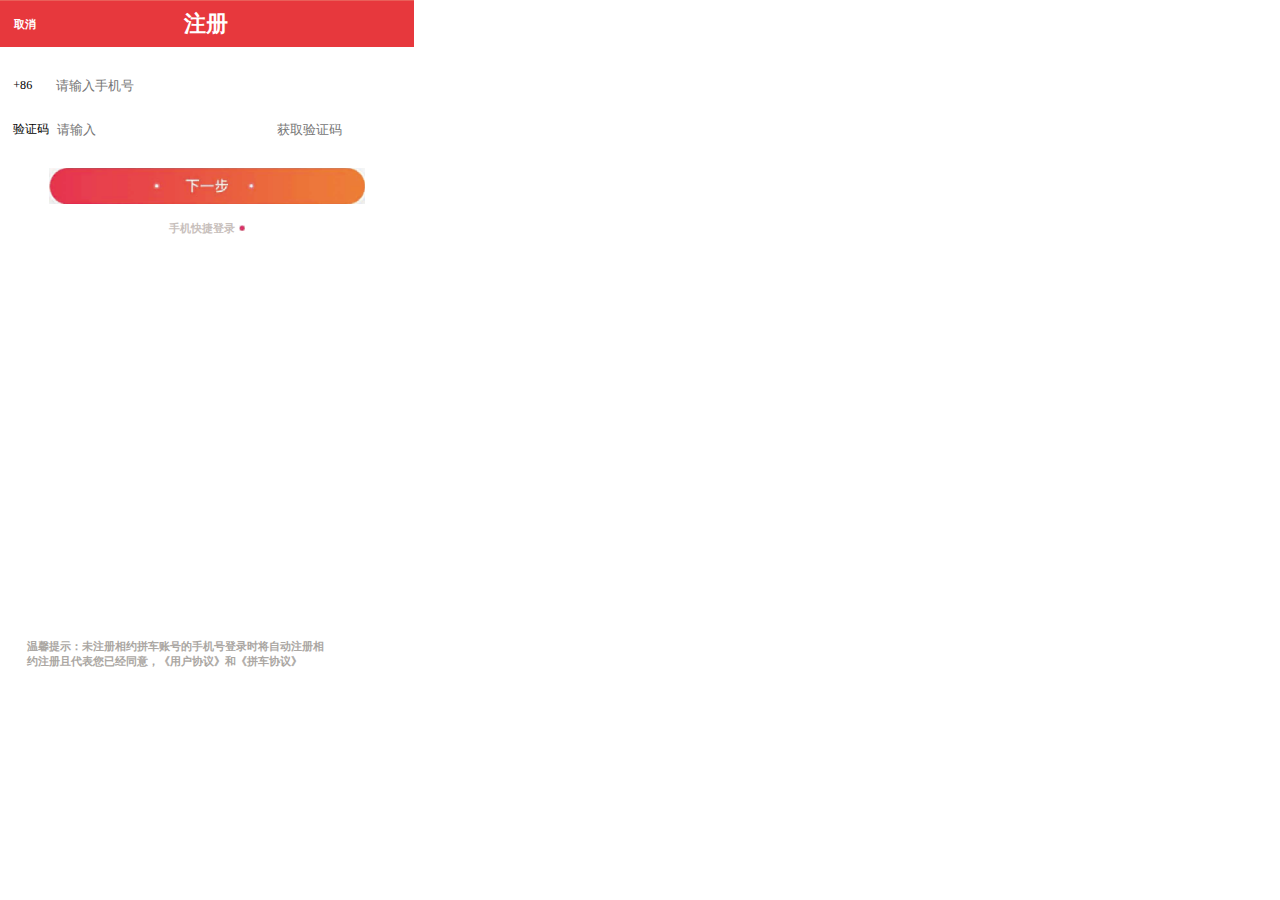
<file: index.html>
<!DOCTYPE html>
<html lang="en">
<head>
	<meta charset="UTF-8">
	<meta name="viewport" content="width=device-width, initial-scale=1.0,maximum-scale=1.0,minimum-scale=1.0, user-scalable=0"> <!-- 禁止用户设置字体大小 -->
	<title>注册</title>
	<link rel="stylesheet" href="css/media.css" class="">
	<link rel="stylesheet" href="css/public.css" class="">
	<link rel="stylesheet" href="css/index.css">
</head>
	<div class="box">
		<div class="head">
			<h1 class="quxiao">取消</h1>
			<h1 class="mimadenglu">注册</h1>
		</div>

		<div class="neirong1">
			<a href="" class="shoujihao">+86</a>
			<div class="bukong"></div>
			<input type="text" placeholder="  请输入手机号" class="shoujishuru">
			<div class="bukong"></div>
		</div>

		<div class="neirong1 mima">
			<a href="" class="shoujihao">验证码</a>
			<input type="text" placeholder="  请输入                                                 获取验证码" class="shoujishuru mimashuru">
		</div>

		<div class="denglu">
			<a href="denglu.html">
				<img src="img/images/下一步.png" alt="" class="denglutu">
			</a>
		</div>

		<div class="denglujian">
			<h1 class="kuaijie">手机快捷登录</h1>
			<img src="img/images/diandian_03.png" alt="" class="xiaodian">
		</div>
		
		<div class="dibuwenzi">
			<h1 class="wenxintishi">温馨提示：未注册相约拼车账号的手机号登录时将自动注册相<br>约注册且代表您已经同意，《用户协议》和《拼车协议》
			</h1>
		</div>
		
		
	</div>


</html>
</file>
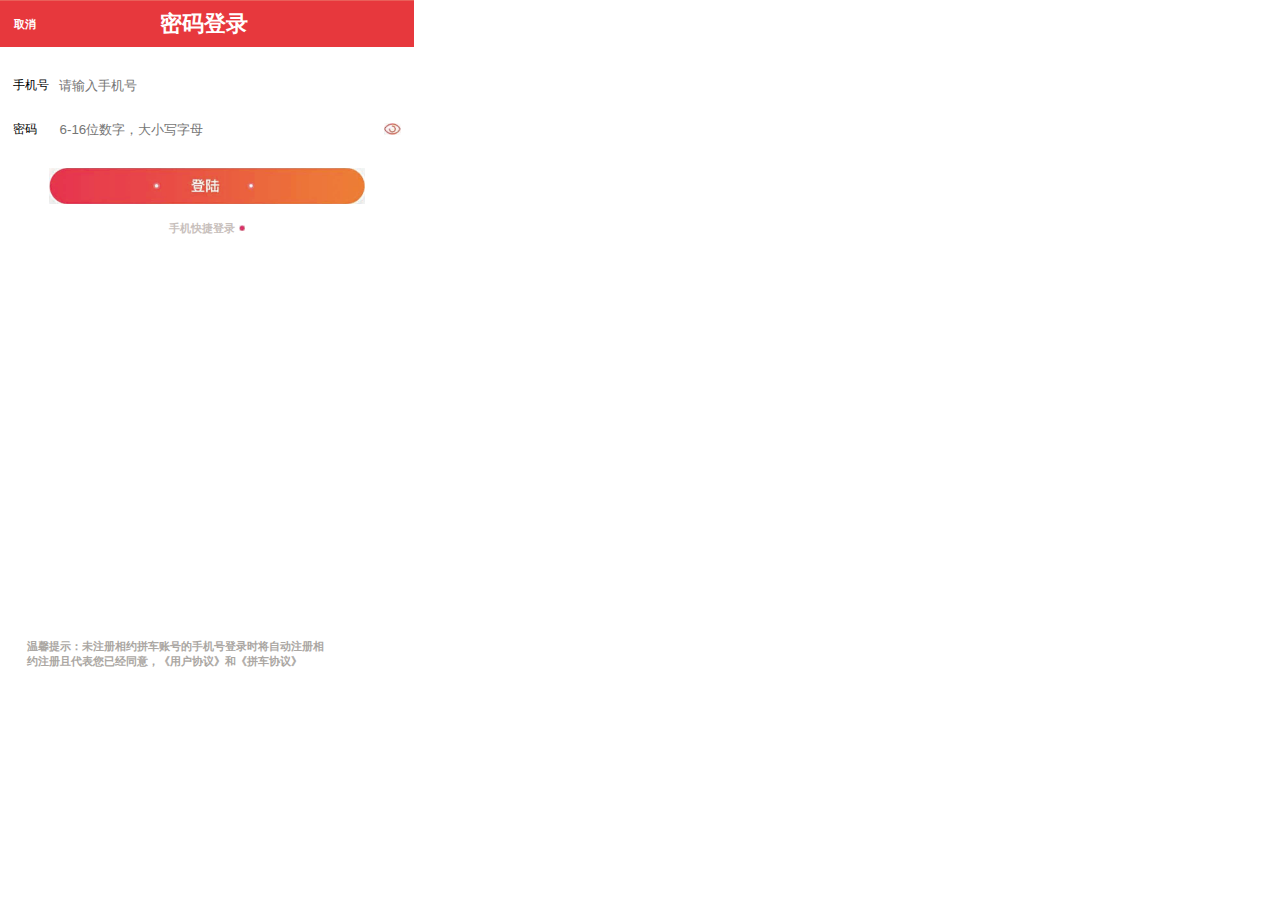
<file: denglu.html>
<!DOCTYPE html>
<html lang="en">
<head>
	<meta charset="UTF-8">
	<meta name="viewport" content="width=device-width, initial-scale=1.0,maximum-scale=1.0,minimum-scale=1.0, user-scalable=0"> <!-- 禁止用户设置字体大小 -->
	<title>密码登录</title>
	<link rel="stylesheet" href="css/media.css" class="">
	<link rel="stylesheet" href="css/public.css" class="">
	<link rel="stylesheet" href="css/denglu.css">
</head>
	<div class="box">
		<div class="head">
			<h1 class="quxiao">取消</h1>
			<h1 class="mimadenglu">密码登录</h1>
		</div>

		<div class="neirong1">
			<a href="" class="shoujihao">手机号</a>
			<input type="text" placeholder="  请输入手机号" class="shoujishuru">
			<div class="bukong"></div>
		</div>

		<div class="neirong1 mima">
			<a href="" class="shoujihao">密码</a>
			<div class="kong"></div>
			<input type="text" placeholder="  6-16位数字，大小写字母" class="shoujishuru mimashuru">
			<img src="img/images/流程-2_03.png" alt="" class="yanjin">
		</div>

		<div class="denglu">
			<a href="shouye.html">
				<img src="img/images/denglu.png" alt="" class="denglutu">
			</a>
		</div>

		<div class="denglujian">
			<h1 class="kuaijie">手机快捷登录</h1>
			<img src="img/images/diandian_03.png" alt="" class="xiaodian">
		</div>
		
		<div class="dibuwenzi">
			<h1 class="wenxintishi">温馨提示：未注册相约拼车账号的手机号登录时将自动注册相<br>约注册且代表您已经同意，《用户协议》和《拼车协议》
			</h1>
		</div>
		
		
	</div>


</html>
</file>
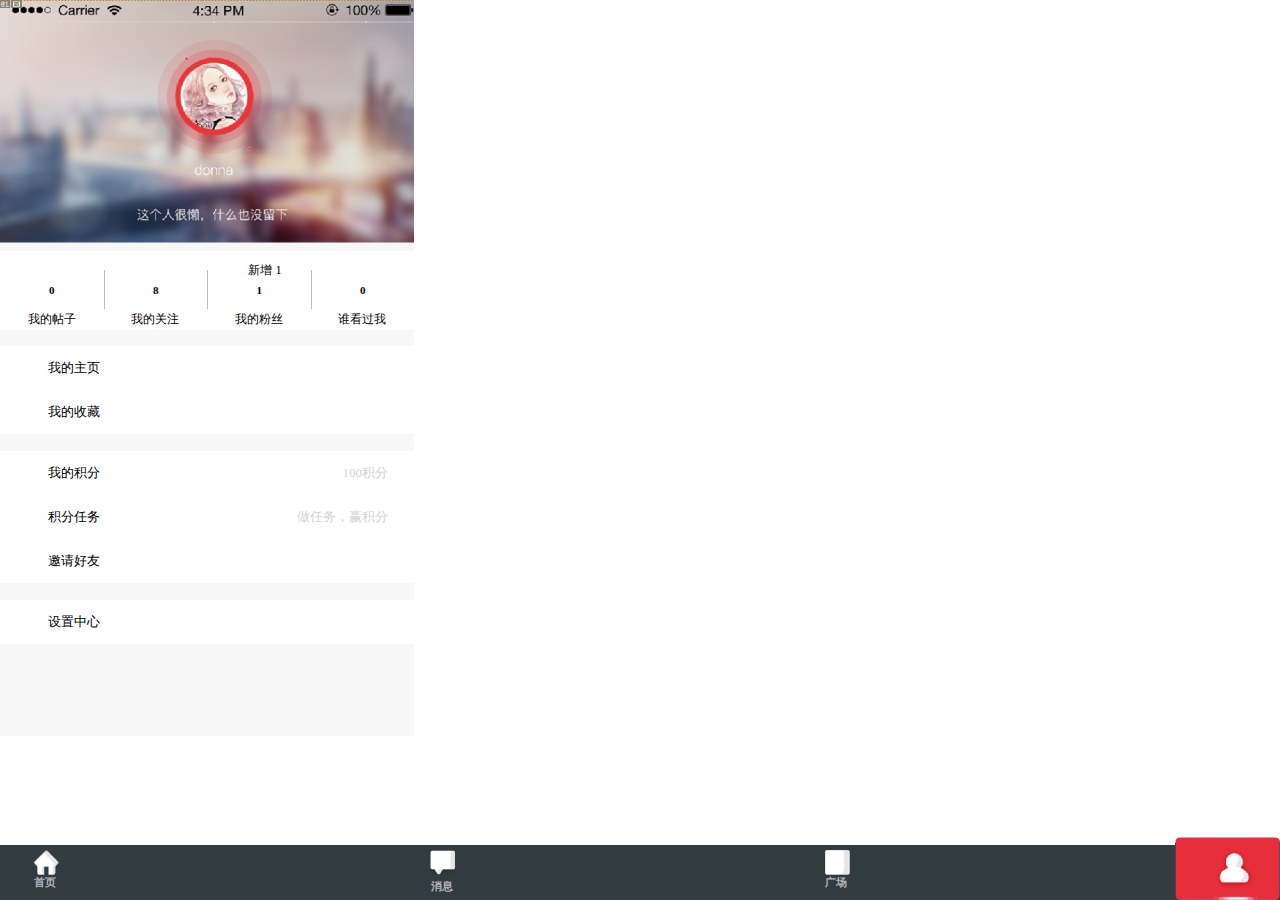
<file: gerenzhongxin.html>
<!DOCTYPE html>
<html lang="en">
<head>
	<meta charset="UTF-8">
	<title>个人中心</title>
	<meta charset="UTF-8">
	<meta name="viewport" content="width=device-width, initial-scale=1.0,maximum-scale=1.0,minimum-scale=1.0, user-scalable=0"> <!-- 禁止用户设置字体大小 -->
	
	<link rel="stylesheet" href="css/media.css" class="">
	<link rel="stylesheet" href="css/public.css" class="">
	<link rel="stylesheet" href="css/gerenzhongxin.css">
</head>
<body>
	<div class="box">
		<div class="toubu">
			<img src="img/gerenzhongxindt.png" alt="" class="dabeijin">
		</div>	

		<div class="xuanxiangka">
			<div class="xxkhz">
				<h1 class="shuzi">0</h1>
			</div>
			<div class="xxkhz jiaban">
				<h1 class="shuzi">8</h1>
			</div>
			<div class="xxkhz jiaban">
				<h1 class="shuzi">1</h1>
			</div>
			<div class="xxkhz jiaban">
				<h1 class="shuzi">0</h1>
			</div>
			<h1 class="fudongxz">新增 1</h1>
		</div>

		<div class="wthz1">
			<div class="wodetiezi">
			<h1 class="wenzitz">我的帖子</h1>
			</div>
			<div class="wodetiezi">
				<h1 class="wenzitz">我的关注</h1>
			</div>
			<div class="wodetiezi">
				<h1 class="wenzitz">我的粉丝</h1>
			</div>
			<div class="wodetiezi">
				<h1 class="wenzitz">谁看过我</h1>
			</div>
		</div>

		

		<div class="zhuye">
			<h1 class="poiu">我的主页</h1>
			<span class="jiantou">&#xe603;</span>
		</div>
		<div class="zhuye">
			<h1 class="poiu">我的收藏</h1>
			<span class="jiantou">&#xe603;</span>
		</div>

		<div class="zhuye jiagezi">
			<h1 class="poiu">我的积分</h1>

			<span class="jiantou">&#xe603;</span>
			<h1 class="yjf">100积分</h1>
		</div>
		<div class="zhuye">
			<h1 class="poiu">积分任务</h1>
			<span class="jiantou">&#xe603;</span>
			<h1 class="yjf">做任务，赢积分</h1>
		</div>
		<div class="zhuye">
			<h1 class="poiu">邀请好友</h1>
			<span class="jiantou">&#xe603;</span>
		</div>

		<div class="zhuye jiagezi">
			<h1 class="poiu">设置中心</h1>
			<span class="jiantou">&#xe603;</span>
		</div>

		<div class="tab">
			<div class="xiaotubiao">
				<div class="zuhe">
					<a href="shouye.html">
						<img src="img/shouye.png" alt="" class="icon">
						<h1 class="iconwenzi">首页</h1>
					</a>
				</div>
				<div class="zuhe">
					<img src="img/xinxiaoxi.png" alt="" class="icon">
					<h1 class="iconwenzi">消息</h1>
				</div>
				<div class="zuhe">
					<a href="guangchang.html">
						<img src="img/gaungchang.png" alt="" class="icon">
						<h1 class="iconwenzi">广场</h1>
					</a>
				</div>
				<div class="zuhe">
					<img src="img/wode.png" alt="" class="icon">
					<h1 class="iconwenzi">我的</h1>
				</div>
			</div>

			<img src="img/xindianji.png" alt="" class="active">
		</div>
		
		
		
	</div>
	
</body>
</html>
</file>
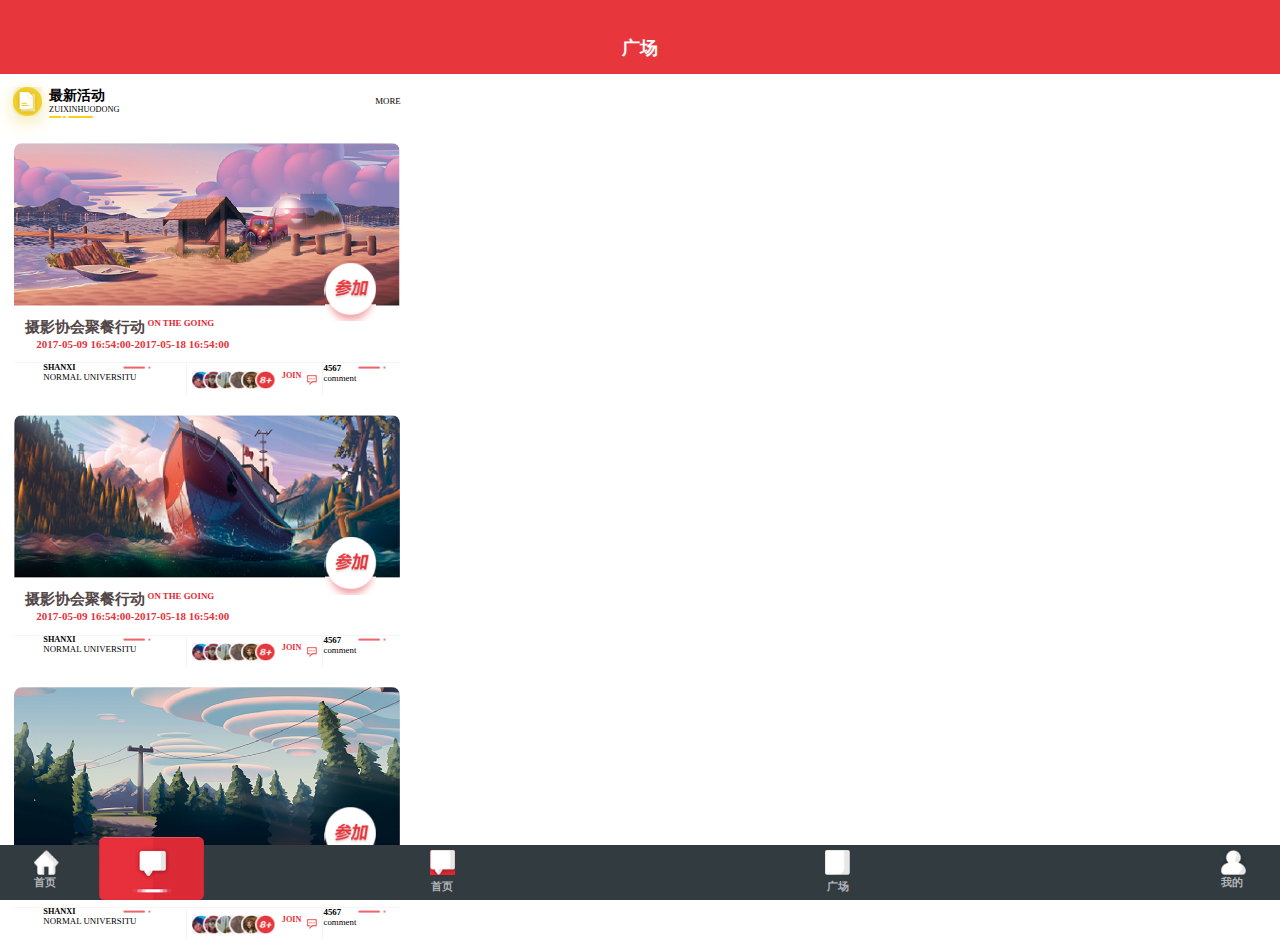
<file: guangchang.html>
<!DOCTYPE html>
<html lang="en">
<head>
	<meta charset="UTF-8">
	<title>广场</title>
	<meta charset="UTF-8">
	<meta name="viewport" content="width=device-width, initial-scale=1.0,maximum-scale=1.0,minimum-scale=1.0, user-scalable=0"> <!-- 禁止用户设置字体大小 -->
	
	<link rel="stylesheet" href="css/media.css" class="">
	<link rel="stylesheet" href="css/public.css" class="">
	<link rel="stylesheet" href="css/guangchang.css">
</head>
<body>
	<div class="box">
		<div class="toubu">
			<h1 class="biaoti bianse">广场</h1>
		</div>

		<div class="xiafangneirong">
			<div class="zuixinhuodong">
				<img src="img/NBYM~BVKSN{9@D73UJ@}3QE.png" alt="" class="taiyang">
				<div class="wenzizuhe">
					<h1 class="hanzi">最新活动</h1>
					<h1 class="yingyu">ZUIXINHUODONG</h1>
					<img src="img/tiaozi.png" alt="" class="tiaozi">
				</div>
				<h1 class="more">MORE</h1>
			</div>

			<div class="sheyingxirhui">
				<div class="tupianwenzi">
					<img src="img/dasheying.png" alt="" class="zuidasheyingtu">
					<img src="img/canjia.png" alt="" class="canjia">
					<div class="xiafangwenzi1">
						<div class="yipaiwenzi">
							<h1 class="jucanxingdong">摄影协会聚餐行动</h1>
							<h1 class="ONTHE">ON THE GOING</h1>
						</div>
						<div class="wenzihezi">
							<h1 class="iconwenzi1">&#xe630; 2017-05-09 16:54:00-2017-05-18 16:54:00</h1>
						</div>

						<div class="jack">
							<span class="dingwei">&#xe60d;</span>
							<div class="shanxi">
								<h1 class="wzsx">SHANXI</h1>
								<h1 class="normal">NORMAL UNIVERSITU</h1>
								<img src="img/tiaohong.png" alt="" class="tiaotiao">
							</div>

							<img src="img/touxaingzuhe.png" alt="" class="txzh">
							<h1 class="join">JOIN</h1>

							<img src="img/xiaoxiic.png" alt="" class="xiaoxiic">
							<div class="siwuliu">
								<h1 class="sdfg">4567</h1>
								<h1 class="comment">comment</h1>
								<img src="img/tiaohong.png" alt="" class="xindeyi">
							</div>

						</div>
						
					</div>
				</div>
			</div>

			<div class="sheyingxirhui">
				<div class="tupianwenzi">
					<img src="img/dier.png" alt="" class="zuidasheyingtu">
					<img src="img/diercanjia.png" alt="" class="canjia gengaica">
					<div class="xiafangwenzi1">
						<div class="yipaiwenzi">
							<h1 class="jucanxingdong">摄影协会聚餐行动</h1>
							<h1 class="ONTHE">ON THE GOING</h1>
						</div>
						<div class="wenzihezi">
							<h1 class="iconwenzi1">&#xe630; 2017-05-09 16:54:00-2017-05-18 16:54:00</h1>
						</div>

						<div class="jack">
							<span class="dingwei">&#xe60d;</span>
							<div class="shanxi">
								<h1 class="wzsx">SHANXI</h1>
								<h1 class="normal">NORMAL UNIVERSITU</h1>
								<img src="img/tiaohong.png" alt="" class="tiaotiao">
							</div>

							<img src="img/touxaingzuhe.png" alt="" class="txzh">
							<h1 class="join">JOIN</h1>

							<img src="img/xiaoxiic.png" alt="" class="xiaoxiic">
							<div class="siwuliu">
								<h1 class="sdfg">4567</h1>
								<h1 class="comment">comment</h1>
								<img src="img/tiaohong.png" alt="" class="xindeyi">
							</div>

						</div>
						
					</div>
				</div>
			</div>

			<div class="sheyingxirhui kaosahng">
				<div class="tupianwenzi">
					<img src="img/disan.png" alt="" class="zuidasheyingtu">
					<img src="img/canjia3.png" alt="" class="canjia">
					<div class="xiafangwenzi1">
						<div class="yipaiwenzi">
							<h1 class="jucanxingdong">摄影协会聚餐行动</h1>
							<h1 class="ONTHE">ON THE GOING</h1>
						</div>
						<div class="wenzihezi">
							<h1 class="iconwenzi1">&#xe630; 2017-05-09 16:54:00-2017-05-18 16:54:00</h1>
						</div>

						<div class="jack">
							<span class="dingwei">&#xe60d;</span>
							<div class="shanxi">
								<h1 class="wzsx">SHANXI</h1>
								<h1 class="normal">NORMAL UNIVERSITU</h1>
								<img src="img/tiaohong.png" alt="" class="tiaotiao">
							</div>

							<img src="img/touxaingzuhe.png" alt="" class="txzh">
							<h1 class="join">JOIN</h1>

							<img src="img/xiaoxiic.png" alt="" class="xiaoxiic">
							<div class="siwuliu">
								<h1 class="sdfg">4567</h1>
								<h1 class="comment">comment</h1>
								<img src="img/tiaohong.png" alt="" class="xindeyi">
							</div>

						</div>
						
					</div>
				</div>
			</div>

			<div class="tab">
			<div class="xiaotubiao">
				<div class="zuhe">
					<a href="shouye.html">
						<img src="img/shouye.png" alt="" class="icon">
						<h1 class="iconwenzi">首页</h1>
					</a>
				</div>
				<div class="zuhe">
					<img src="img/xiaoxi.png" alt="" class="icon">
					<h1 class="iconwenzi">首页</h1>
				</div>
				<div class="zuhe">
					<img src="img/gaungchang.png" alt="" class="icon">
					<h1 class="iconwenzi">广场</h1>
				</div>
				<div class="zuhe">
					<a href="gerenzhongxin.html">
						<img src="img/wode.png" alt="" class="icon">
						<h1 class="iconwenzi">我的</h1>
					</a>
				</div>
			</div>
				<img src="img/dianji.png" alt="" class="active">
		</div>
		</div>
		
		
	</div>
	
</body>
</html>
</file>
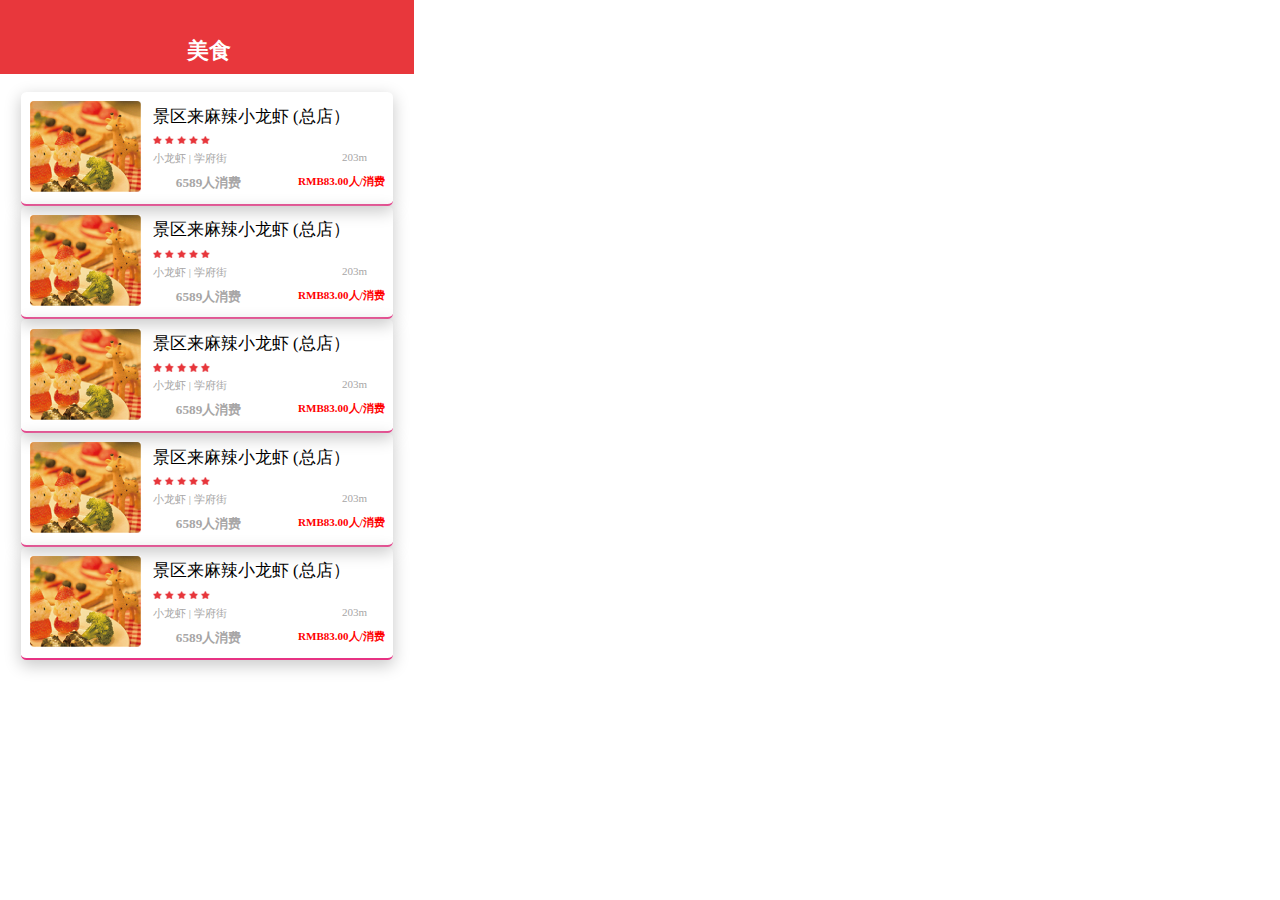
<file: meishi.html>
<!DOCTYPE html>
<html lang="en">
<head>
	<meta charset="UTF-8">
	<title>美食</title>
	<meta charset="UTF-8">
	<meta name="viewport" content="width=device-width, initial-scale=1.0,maximum-scale=1.0,minimum-scale=1.0, user-scalable=0"> <!-- 禁止用户设置字体大小 -->
	
	<link rel="stylesheet" href="css/media.css" class="">
	<link rel="stylesheet" href="css/public.css" class="">
	<link rel="stylesheet" href="css/meishi.css">
</head>
<body>
	<div class="box">
		<div class="toubu">
			<h1 class="biaoti bianse">美食</h1>
			<span class="fenxiang">&#xe7da;</span>
		</div>
		
		<div class="xiafangneirong">
			<div class="juti diyi">	
			

				<img src="img/meishi.png" alt="" class="datouxaing">
				<div class="wenzizuhe">
					<span class="biaoti">景区来麻辣小龙虾        (总店）</span>
					<img src="img/xinxin.png" alt="" class="xinxin">
					<div class="xiaolunxia">
						<h1 class="xufujie">小龙虾 | 学府街</h1>
						<h1 class="shuzi">203m</h1>
					</div>
					<div class="dianzan">
						<h1 class="dianzanicon">&#xe60c;</h1>
						<h1 class="xiaofei">6589人消费</h1>
						<h1 class="rem">RMB83.00人/消费</h1>
					</div>
				</div>
			</div>
			<ul class="juti">
				<img src="img/meishi.png" alt="" class="datouxaing">
				<div class="wenzizuhe">
					<span class="biaoti">景区来麻辣小龙虾        (总店）</span>
					<img src="img/xinxin.png" alt="" class="xinxin">
					<div class="xiaolunxia">
						<h1 class="xufujie">小龙虾 | 学府街</h1>
						<h1 class="shuzi">203m</h1>
					</div>
					<div class="dianzan">
						<h1 class="dianzanicon">&#xe60c;</h1>
						<h1 class="xiaofei">6589人消费</h1>
						<h1 class="rem">RMB83.00人/消费</h1>
					</div>
				</div>
			</ul>
			<ul class="juti">
				<img src="img/meishi.png" alt="" class="datouxaing">
				<div class="wenzizuhe">
					<span class="biaoti">景区来麻辣小龙虾        (总店）</span>
					<img src="img/xinxin.png" alt="" class="xinxin">
					<div class="xiaolunxia">
						<h1 class="xufujie">小龙虾 | 学府街</h1>
						<h1 class="shuzi">203m</h1>
					</div>
					<div class="dianzan">
						<h1 class="dianzanicon">&#xe60c;</h1>
						<h1 class="xiaofei">6589人消费</h1>
						<h1 class="rem">RMB83.00人/消费</h1>
					</div>
				</div>
			</ul>
			<ul class="juti">
				<img src="img/meishi.png" alt="" class="datouxaing">
				<div class="wenzizuhe">
					<span class="biaoti">景区来麻辣小龙虾        (总店）</span>
					<img src="img/xinxin.png" alt="" class="xinxin">
					<div class="xiaolunxia">
						<h1 class="xufujie">小龙虾 | 学府街</h1>
						<h1 class="shuzi">203m</h1>
					</div>
					<div class="dianzan">
						<h1 class="dianzanicon">&#xe60c;</h1>
						<h1 class="xiaofei">6589人消费</h1>
						<h1 class="rem">RMB83.00人/消费</h1>
					</div>
				</div>
			</ul>
			<ul class="juti">
				<img src="img/meishi.png" alt="" class="datouxaing">
				<div class="wenzizuhe">
					<span class="biaoti">景区来麻辣小龙虾        (总店）</span>
					<img src="img/xinxin.png" alt="" class="xinxin">
					<div class="xiaolunxia">
						<h1 class="xufujie">小龙虾 | 学府街</h1>
						<h1 class="shuzi">203m</h1>
					</div>
					<div class="dianzan">
						<h1 class="dianzanicon">&#xe60c;</h1>
						<h1 class="xiaofei">6589人消费</h1>
						<h1 class="rem">RMB83.00人/消费</h1>
					</div>
				</div>
			</ul>
			
		</div>
	</div>
	
</body>
</html>
</file>
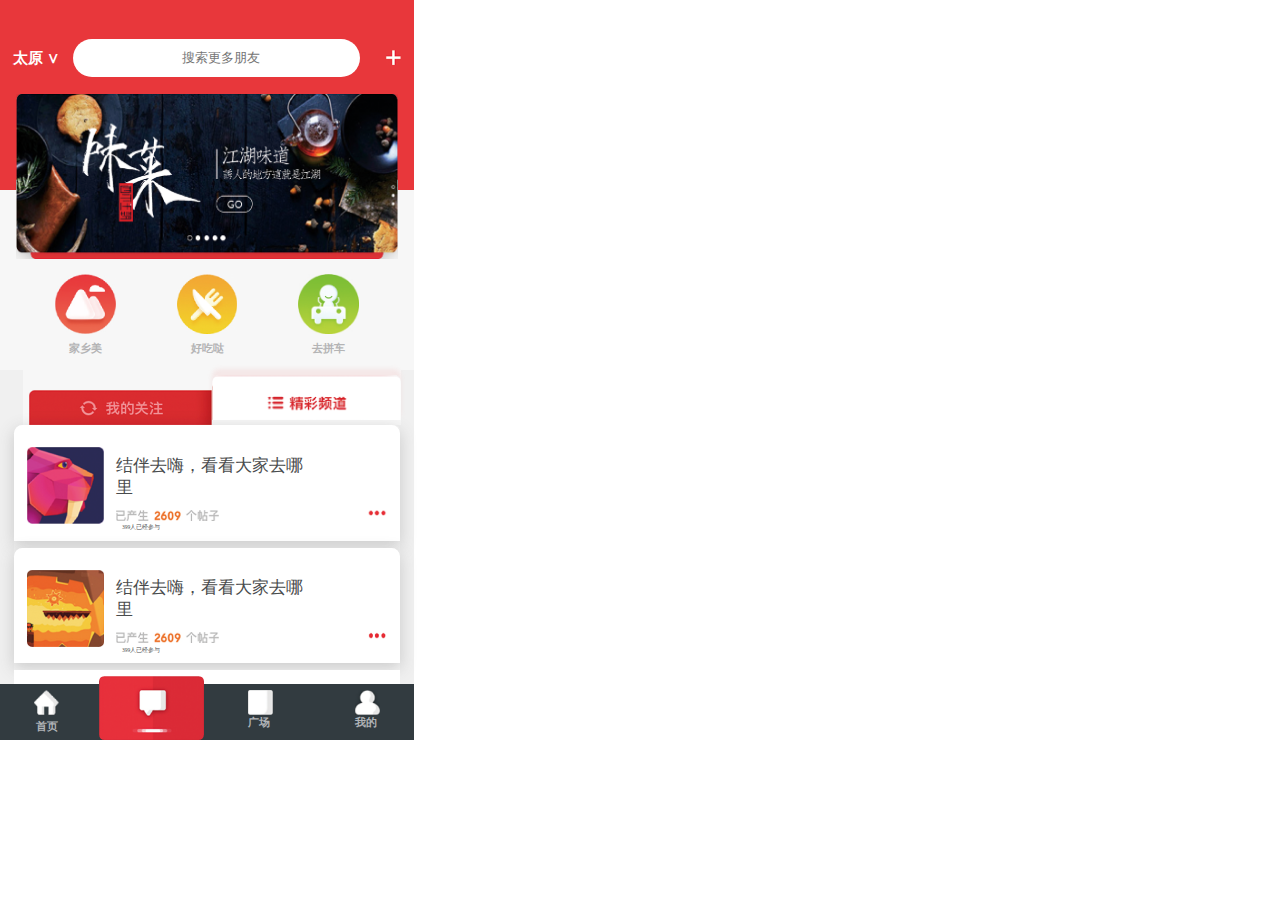
<file: shouye.html>
<!DOCTYPE html>
<html lang="en">
<head>
	<meta charset="UTF-8">
	<title>首页</title>
	<meta charset="UTF-8">
	<meta name="viewport" content="width=device-width, initial-scale=1.0,maximum-scale=1.0,minimum-scale=1.0, user-scalable=0"> <!-- 禁止用户设置字体大小 -->
	
	<link rel="stylesheet" href="css/media.css" class="">
	<link rel="stylesheet" href="css/public.css" class="">
	<link rel="stylesheet" href="css/shouye.css">
	<link rel="stylesheet" href="css/swiper.min.css" class="">
	<script src="js/jquery.js"></script>
	<script src="js/swiper.min.js"></script>
</head>
<body>
	<div class="box">
		<div class="lunbosousuo">
			<div class="search">
				<h1 class="taiyuan">太原  ∨</h1>
				<input type="text" placeholder="&#xe611;搜索更多朋友" class="shurukuang ">
				<img src="img/jiahao.png" alt="" class="jiahao">
			</div>
			<div class="hongse"></div>
			<div class="lunbotu swiper-container">
				<div class="banner-img swiper-wrapper">
					<div class="swiper-slide">
						<img src="img/lunbotu.png" alt="" class="datu">
					</div>
					<div class="swiper-slide">
						<img src="img/lunbotu.png" alt="" class="datu">
					</div>
				</div>
				
			</div>
		</div>

		<div class="fenlei">
			<div class="fenleixiaohe">
				<img src="img/shan.png" alt="" class="fenleitu">
				<h1 class="feileiwenzi">家乡美</h1>
			</div>
			<div class="fenleixiaohe">
				<a href="meishi.html">
					<img src="img/daocha.png" alt="" class="fenleitu">
				</a>
				<h1 class="feileiwenzi">好吃哒</h1>
			</div>
			<div class="fenleixiaohe">
				<img src="img/chezi .png" alt="" class="fenleitu">
				<h1 class="feileiwenzi">去拼车</h1>
			</div>
		</div>

		<div class="xiafangneirong">
			<div class="xuanxiangka">
				<img src="img/xuanxiangka2.png" alt="" class="katu two">
				<img src="img/xuanxaingka1.png" alt="" class="katu one">
			</div>

			<div class="neirong-erbu">
				<div class="jutineirong">
					<img src="img/laohu.png" alt="" class="datouxiang">
					<div class="ziti">
						<h1 class="jieban">结伴去嗨，看看大家去哪里</h1>
						<img src="img/wenzitu.png" alt="" class="zitu">
						<h1 class="canyu">&#xe61e;  399人已经参与</h1>
					</div>
					<img src="img/sangedian.png" alt="" class="sandian">
				</div>

				<div class="jutineirong jiange">
					<img src="img/ertouxiang.png" alt="" class="datouxiang">
					<div class="ziti">
						<h1 class="jieban">结伴去嗨，看看大家去哪里</h1>
						<img src="img/wenzitu.png" alt="" class="zitu">
						<h1 class="canyu">&#xe61e;  399人已经参与</h1>
					</div>
					<img src="img/sangedian.png" alt="" class="sandian">
				</div>

				<div class="bubaitiao"></div>
			</div>
		</div>

		<div class="tab">
			<div class="xiaotubiao">
				<div class="zuhe">
					<img src="img/shouye.png" alt="" class="icon">
					<h1 class="iconwenzi">首页</h1>
				</div>
				<div class="zuhe">
					<img src="img/xiaoxi.png" alt="" class="icon">
					<h1 class="iconwenzi">首页</h1>
				</div>
				<div class="zuhe">
					<a href="guangchang.html">
						<img src="img/gaungchang.png" alt="" class="icon">
						<h1 class="iconwenzi">广场</h1>	
					</a>			
				</div>
				<div class="zuhe">
					<a href="gerenzhongxin.html">
						<img src="img/wode.png" alt="" class="icon">
						<h1 class="iconwenzi">我的</h1>
					</a>
				</div>
			</div>

			<img src="img/dianji.png" alt="" class="active">
		</div>
	</div>
	
</body>
<script> 
var mySwiper = new Swiper('.swiper-container', {
	autoplay:2000,
	effect : 'slide',
	loop : true,
})
</script>
</html>
</file>
<file: css/media.css>
html {
  font-size: 100px;
}

@media screen and (min-width: 320px) {
  html {
    font-size: 42.66667px;
  }
}

@media screen and (min-width: 360px) {
  html {
    font-size: 48px;
  }
}

@media screen and (min-width: 375px) {
  html {
    font-size: 50px;
  }
}

@media screen and (min-width: 412px) {
  html {
    font-size: 54.93333px;
  }
}

@media screen and (min-width: 414px) {
  html {
    font-size: 55.2px;
  }
}

body {
  font-size: 16px;
}
</file>
<file: css/public.css>
*{
	margin: 0;/*body->8px*/
	text-decoration: none;
	padding: 0;/* ul */
	list-style: none;  /* 列表样式 */
	box-sizing: border-box;
}
/* img默认有border大小，需要清除 */
img{
	border: 0;
	display: block;
}
</file>
<file: css/index.css>
.box{
	width: 7.5rem;
	height: 13.34rem;
	background-color: #fff;
	position: relative;
}
.head{
	width: 100%;
	height: .86rem;
	background-color: #e7383d;
	font-size: 0.4rem;
	font-weight: normal;
	color: #fff;
	border-top: .02rem solid #e95f59;
	padding-right: 3.37rem;
	padding-left: .25rem;
	display: flex;
	flex-wrap: wrap;
	justify-content: space-between;
	align-items: center;
}
.mimadenglu{
	font-size: 0.4rem;
}
.quxiao{
	font-size: 0.2rem;
}
.neirong1{
	width: 100%;
	height: .8rem;
	padding: 0 .24rem;
	margin-top: .28rem;
	display: flex;
	flex-wrap: wrap;
	justify-content: flex-start;
	align-items: center;
}
.shoujihao{
	font-size: .22rem;
	color: #000;
}
.shoujishuru{
	width: 6.0rem;
	height: 100%;
	border: 0;
}
.mima{
	margin-top: 0;
}
.mimashuru{
	width: 6rem;
}
.yanjin{
	width: .3rem;
	height: .21rem;
}
.kong{
	width: .24rem;
	height: .3rem;
}
.bukong{
	width: .3rem;
	height: .3rem;
}
.denglu{
	width: 5.71rem;
	height: .66rem;
	margin: 0 auto;
	margin-top: .3rem;
}
.denglutu{
	width: 5.71rem;
	height: .66rem;
}
.kuaijie{
	font-size: .2rem;
	text-align: center;
	margin-top: .3rem;
	color: #c8c0bc;
	margin-right: .08rem;
}
.denglujian{
	width: 100%;
	height: .4rem;
	display: flex;
	flex-wrap: wrap;
	justify-content: center;
	align-items: center;
}
.xiaodian{
	width: .1rem;
	height: .1rem;
	margin-top: .3rem;
}
.dibuwenzi{
	width: 6.54rem;
	height: .47rem;
	margin: 0 auto;
	position: absolute;
	left: 0;
	right: 0;
	bottom: 1.3rem;
}
.wenxintishi{
	font-size: .2rem;
	color: #aba7a3;
}
</file>
<file: css/denglu.css>
.box{
	width: 7.5rem;
	height: 13.34rem;
	background-color: #fff;
	position: relative;
}
.head{
	width: 100%;
	height: .86rem;
	background-color: #e7383d;
	font-size: 0.4rem;
	font-weight: normal;
	color: #fff;
	border-top: .02rem solid #e95f59;
	padding-right: 3rem;
	padding-left: .25rem;
	display: flex;
	flex-wrap: wrap;
	justify-content: space-between;
	align-items: center;
}
.mimadenglu{
	font-size: 0.4rem;
}
.quxiao{
	font-size: 0.2rem;
}
.neirong1{
	width: 100%;
	height: .8rem;
	padding: 0 .24rem;
	margin-top: .28rem;
	display: flex;
	flex-wrap: wrap;
	justify-content: space-between;
	align-items: center;
}
.shoujihao{
	font-size: .22rem;
	color: #000;
}
.shoujishuru{
	width: 6rem;
	height: 100%;
	border: 0;
}
.mima{
	margin-top: 0;
}
.mimashuru{
	width: 6rem;
}
.yanjin{
	width: .3rem;
	height: .21rem;
}
.kong{
	width: .24rem;
	height: .3rem;
}
.bukong{
	width: .3rem;
	height: .3rem;
}
.denglu{
	width: 5.71rem;
	height: .66rem;
	margin: 0 auto;
	margin-top: .3rem;
}
.denglutu{
	width: 5.71rem;
	height: .66rem;
}
.kuaijie{
	font-size: .2rem;
	text-align: center;
	margin-top: .3rem;
	color: #c8c0bc;
	margin-right: .08rem;
}
.denglujian{
	width: 100%;
	height: .4rem;
	display: flex;
	flex-wrap: wrap;
	justify-content: center;
	align-items: center;
}
.xiaodian{
	width: .1rem;
	height: .1rem;
	margin-top: .3rem;
}
.dibuwenzi{
	width: 6.54rem;
	height: .47rem;
	margin: 0 auto;
	position: absolute;
	left: 0;
	right: 0;
	bottom: 1.3rem;
}
.wenxintishi{
	font-size: .2rem;
	color: #aba7a3;
}
</file>
<file: css/gerenzhongxin.css>
@font-face {
  font-family: 'iconfont';  /* project id 532562 */
  src: url('https://at.alicdn.com/t/font_532562_n47jlmzsvme1m7vi.eot');
  src: url('https://at.alicdn.com/t/font_532562_n47jlmzsvme1m7vi.eot?#iefix') format('embedded-opentype'),
  url('https://at.alicdn.com/t/font_532562_n47jlmzsvme1m7vi.woff') format('woff'),
  url('https://at.alicdn.com/t/font_532562_n47jlmzsvme1m7vi.ttf') format('truetype'),
  url('https://at.alicdn.com/t/font_532562_n47jlmzsvme1m7vi.svg#iconfont') format('svg');
}
.box{
	width: 7.5rem;
	height: 13.34rem;
	background-color: #f7f7f7;
}
.toubu{
	width: 100%;
	height: 4.3rem;
	background-color: red;
}
.dabeijin{
	width: 7.5rem;
	height: 4.4rem;
}
.xuanxiangka{
	width: 100%;
	height: 1.05rem;
	background-color: #fff;
	margin-top: .25rem;
	display: flex;
	flex-wrap:wrap;
	align-items: flex-end;
	position: relative;
}
.xxkhz{
	width: 1.875rem;
	height: .7rem;
	background-color: #fff;
	display: flex;
	flex-wrap:wrap;
	justify-content: center;
	align-items: center;
}
.tab{
	width: 100%;
	height: 1rem;
	background-color: #323b40;
	position: absolute;
	left: 0;
	right: 0;
	margin: 0 auto;
	bottom: 0;
	position: fixed;

}
.xiaotubiao{
	width: 100%;
	height: 1rem;
	background-color: #323b40;
	padding-left: .6rem;
	padding-right: .6rem;
	display: flex;
	flex-wrap: wrap;
	justify-content: space-between;
	align-items: center;
	z-index: 999;
	
}
.zuhe{
	width: .49rem;
	height: .8rem;
	display: flex;
	flex-wrap: wrap;
	align-content: space-between;
	justify-content: center;
	z-index: 999;

}
.iconwenzi{
	font-size: .2rem;
	color: #b0b3b7;
	z-index: 999;
}
.icon{
	width: .448rem;
	height: .448rem;
	z-index: 999;
}
.active{
	width: 1.9rem;
	height: 1.15rem;
	position: absolute;
	bottom: 0;
	right: 0;
	z-index: 999;
	border-radius: .1rem;
}
.shuzi{
	font-size: .2rem;
}
.jiaban{
	border-left: .02rem solid #bfbebe;
}
.wodetiezi{
	width: 1.875rem;
	height: .37rem;
	background-color: #fff;
	float: left;
}
.wenzitz{
	text-align: center;
	line-height: .37rem;
	font-size: .22rem;
	font-weight: normal;

}
.fudongxz{
	position: absolute;
	top: .2rem;
	right: 2.4rem;
	z-index: 999;
	font-size: .22rem;
	font-weight: normal;
}
.zhuye{
	width: 100%;
	height: .8rem;
	background-color: #fff;
	padding-left: .87rem;
	padding-right: .24rem;
}
.wthz1{
	width: 100%;
	height: .37rem;
	margin-bottom: .3rem;
}
.poiu{
	font-size: .23rem;
	font-weight: normal;
	line-height: .8rem;
	float: left;
}
.jiantou{
	font-size: .23rem;
	font-weight: normal;
	line-height: .8rem;
	float: right;
}
.jiantou{
	font-family: 'iconfont';
	font-size: .30rem;
	float: right;
	line-height: .8rem;
	color: #d2d2d2;
}
.jiagezi{
	margin-top: .3rem;
}
.yjf{
	font-size: .23rem;
	font-weight: normal;
	line-height: .8rem;
	float: right;
	color: #d2d2d2;
}
</file>
<file: css/guangchang.css>
@font-face {
  font-family: 'iconfont';  /* project id 532562 */
  src: url('https://at.alicdn.com/t/font_532562_oweaqslih9ofxbt9.eot');
  src: url('https://at.alicdn.com/t/font_532562_oweaqslih9ofxbt9.eot?#iefix') format('embedded-opentype'),
  url('https://at.alicdn.com/t/font_532562_oweaqslih9ofxbt9.woff') format('woff'),
  url('https://at.alicdn.com/t/font_532562_oweaqslih9ofxbt9.ttf') format('truetype'),
  url('https://at.alicdn.com/t/font_532562_oweaqslih9ofxbt9.svg#iconfont') format('svg');
}
@font-face {
  font-family: 'iconfont';  /* project id 532562 */
  src: url('https://at.alicdn.com/t/font_532562_n47jlmzsvme1m7vi.eot');
  src: url('https://at.alicdn.com/t/font_532562_n47jlmzsvme1m7vi.eot?#iefix') format('embedded-opentype'),
  url('https://at.alicdn.com/t/font_532562_n47jlmzsvme1m7vi.woff') format('woff'),
  url('https://at.alicdn.com/t/font_532562_n47jlmzsvme1m7vi.ttf') format('truetype'),
  url('https://at.alicdn.com/t/font_532562_n47jlmzsvme1m7vi.svg#iconfont') format('svg');
}
.box{
	width: 7.5rem;
	height: 13.34rem;
	background-color: #fff;
	position: relative;
	
}
.toubu{
	width: 100%;
	height: 1.335rem;
	background-color: #e8373c;
	padding-top: .65rem;
	position: absolute;
	left: 0;
	right: 0;
	margin: auto;
	top: 0;
	position: fixed;
	z-index:999;
}
.bianse{
	font-size: .32rem;
	color: #fff;
	text-align: center;
}
.xiafangneirong{
	width: 100%;
	height: 11.88rem;
	background-color: pink;
	position: relative;
}
.zuixinhuodong{
	width: 100%;
	height: .98rem;
	background-color: #fff;
	padding: 0 .24rem;
	margin-top: 1.335rem;
}
.taiyang{
	width: .52rem;
	height: .52rem;
	float: left;
	margin-top: .24rem;
	box-shadow: 0 5px 16px 1px #f7edb9;
}
.wenzizuhe{
	width: 2.2rem;
	height: .7rem;
	margin-left: .13rem;
	margin-top: .25rem;
	float: left;
}
.hanzi{
	font-size: .25rem;
	color: #000;
}
.yingyu{
	font-size: .15rem;
	color: #000;
	font-weight: normal;
}
.tiaozi{
	width: .79rem;
	height: .03rem;
	margin-top: .03rem;
}
.more{
	float: right;
	line-height: .98rem;
	color: #000;
	font-size: .16rem;
	font-weight: normal;
}
.sheyingxirhui{
	width: 100%;
	height: 4.93rem;
	background-color: #fff;
	padding: 0 .24rem;
	padding-top: .27rem;
}
.tupianwenzi{
	width: 7rem;
	height: 4rem;
	margin: 0 auto;
	border-bottom: .001rem solid #f6f5f5;
	position: relative;
}
.zuidasheyingtu{
	width: 100%;
	height: 2.96rem;
	border-top-left-radius: 0.15rem;
	border-top-right-radius: 0.15rem;
}
.xiafangwenzi1{
	width: 4.17rem;
	height: .3rem;
	margin-top: .2rem;
	margin-left: .2rem;
}
.jucanxingdong{
	font-size: .28rem;
	float: left;
	color: #534647;
}
.ONTHE{
	font-size: .16rem;
	float: left;
	color: #e72631;
	margin-left: .05rem;
	margin-top: .025rem;
}
.wenzihezi{
	width: 5.4rem;
	height: .3rem;
}
.iconwenzi1{
	font-family: 'iconfont';
	color: #e73239;
	font-size: .2rem;
	float: left;
}
.jack{
	width: 6.8rem;
	height: .77rem;
	margin-top: .37rem;
	padding-top: .16rem;
}
.dingwei{
	color: red;
	font-family: 'iconfont';
	font-size: .2rem;
	float: left;
	margin-top: .13rem;
}
.shanxi{
	width: 2.6rem;
	height: .6rem;
	float: left;
	margin-left: .18rem;
	position: relative;
	margin-right: .1rem;
	border-right: .001rem solid #f6f5f5;
}
.wzsx{
	font-size: .15rem;
}
.normal{
	font-size: .16rem;
	font-weight: normal;
}
.tiaotiao{
	position: absolute;
	top: .06rem;
	left: 1.45rem;
	width: .5rem;
	height: .05rem;
}
.txzh{
	width: 1.5rem;
	height: .33rem;
	margin-top: .15rem;
	float: left;
}
.join{
	font-size: .15rem;
	color: #e73239;
	margin-left: .12rem;
	float: left;
	margin-top: .15rem;
}
.xiaoxiic{
	width: .18rem;
	height: .18rem;
	margin-top: .22rem;
	margin-left: .1rem;
	float: left;
}
.siwuliu{
	width: 1rem;
	height: .6rem;
	float: left;
	position: relative;
	margin-left: .1rem;
	border-left: .03rem solid #f6f5f5;
}
.sdfg{
	font-size: .16rem;
}
.comment{
	font-size: .16rem;
	font-weight: normal;
}
.xindeyi{
	position: absolute;
	top: .06rem;
	right: -.15rem;
	width: .5rem;
	height: .05rem;
}
.canjia{
	width: .94rem;
	height: 1.04rem;
	position: absolute;
	right: .43rem;
	bottom: .76rem;
}
.gengaica{
	bottom: .72rem;
}
.tab{
	width: 100%;
	height: 1rem;
	background-color: #323b40;
	position: absolute;
	left: 0;
	right: 0;
	margin: 0 auto;
	bottom: 0;
	position: fixed;

}
.xiaotubiao{
	width: 100%;
	height: 1rem;
	background-color: #323b40;
	padding-left: .6rem;
	padding-right: .6rem;
	display: flex;
	flex-wrap: wrap;
	justify-content: space-between;
	align-items: center;
	z-index: 999;
	
}
.zuhe{
	width: .49rem;
	height: .8rem;
	display: flex;
	flex-wrap: wrap;
	align-content: space-between;
	justify-content: center;
	z-index: 999;

}
.iconwenzi{
	font-size: .2rem;
	color: #b0b3b7;
	z-index: 999;
}
.icon{
	width: .448rem;
	height: .448rem;
	z-index: 999;
}
.active{
	width: 1.9rem;
	height: 1.15rem;
	position: absolute;
	bottom: 0;
	left: 1.8rem;
	z-index: 999;
	border-radius: .1rem;
}
.kaosahng{
	margin-bottom: .32rem;
}
</file>
<file: css/meishi.css>
@font-face {
  font-family: 'iconfont';  /* project id 532562 */
  src: url('https://at.alicdn.com/t/font_532562_60fj3s0kinlba9k9.eot');
  src: url('https://at.alicdn.com/t/font_532562_60fj3s0kinlba9k9.eot?#iefix') format('embedded-opentype'),
  url('https://at.alicdn.com/t/font_532562_60fj3s0kinlba9k9.woff') format('woff'),
  url('https://at.alicdn.com/t/font_532562_60fj3s0kinlba9k9.ttf') format('truetype'),
  url('https://at.alicdn.com/t/font_532562_60fj3s0kinlba9k9.svg#iconfont') format('svg');
}
@font-face {
  font-family: 'iconfont';  /* project id 532562 */
  src: url('https://at.alicdn.com/t/font_532562_u7tlfkhh2sc92j4i.eot');
  src: url('https://at.alicdn.com/t/font_532562_u7tlfkhh2sc92j4i.eot?#iefix') format('embedded-opentype'),
  url('https://at.alicdn.com/t/font_532562_u7tlfkhh2sc92j4i.woff') format('woff'),
  url('https://at.alicdn.com/t/font_532562_u7tlfkhh2sc92j4i.ttf') format('truetype'),
  url('https://at.alicdn.com/t/font_532562_u7tlfkhh2sc92j4i.svg#iconfont') format('svg');
}
.box{
	width: 7.5rem;
	height: 13.34rem;
	background-color: #fff;
}
.toubu{
	width: 100%;
	height: 1.335rem;
	background-color: #e8373c;
	padding-top: .65rem;
	padding-left: 3.38rem;
	padding-right: .24rem;
}
.biaoti{
	font-size: .37rem;
	color: #fff;
	float: left;
	
	margin-left: 3.17rem;

}
.fenxiang{
	font-family: 'iconfont';
	font-size: .37rem;
	float: right;
	color: #fff;
	margin-top: .06rem;
}
.xiafangneirong{
	width: 100%;
	height: 12.005rem;
	padding: 0 .18rem;
	padding-top: .33rem;
}
.juti{
	width: 6.74rem;
	height: 2.06rem;
	margin: 0 auto;
	box-shadow: 0 5px 16px 1px #ccc;
	padding-top: .17rem;
	border-bottom: .05rem solid #e73383;
	border-radius: .1rem;
	
}
.datouxaing{
	width: 2rem;
	height: 1.65rem;
	margin-left: .17rem;
	float: left;
}
.wenzizuhe{
	width: 3.88rem;
	height: 1.5rem;
	float: left;
	margin-left: .22rem;
	margin-top: .08rem;
}
.biaoti{
	font-size: .3rem;
	margin-left: 0;
	margin-bottom: 0.15rem;
	color: #000;
}
.xinxin{
	width: 1.04rem;
	height: .15rem;
	margin-top:.15rem;
}
.xiaolunxia{
	width: 3.88rem;
	height: .22rem;
	margin-top: .12rem;
}
.xufujie{
	float: left;
	font-size: .2rem;
	font-weight: normal;
	color: #a7a6a6;
}
.shuzi{
	float: right;
	font-size: .2rem;
	font-weight: normal;
	color: #a7a6a6;
}
.dianzan{
	width: 4.2rem;
	height: .27rem;
	margin-top: .2rem;
}
.dianzanicon{
	font-family: 'iconfont';
	font-size: .24rem;
	color: red;
	float: left;
}
.xiaofei{
	font-size: .24rem;
	color: #a7a6a6;
	float: left;
	margin-left: .23rem;
}
.rem{
	font-size: .2rem;
	color: red;
	float: right;
	margin-left: .03rem;
}
.bianse{
	color: #fff;
	font-size: .39rem;
}
</file>
<file: css/shouye.css>
@font-face {
  font-family: 'iconfont';  /* project id 532562 */
  src: url('https://at.alicdn.com/t/font_532562_urofn5vxx02dfgvi.eot');
  src: url('https://at.alicdn.com/t/font_532562_urofn5vxx02dfgvi.eot?#iefix') format('embedded-opentype'),
  url('https://at.alicdn.com/t/font_532562_urofn5vxx02dfgvi.woff') format('woff'),
  url('https://at.alicdn.com/t/font_532562_urofn5vxx02dfgvi.ttf') format('truetype'),
  url('https://at.alicdn.com/t/font_532562_urofn5vxx02dfgvi.svg#iconfont') format('svg');
}
@font-face {
  font-family: 'iconfont';  /* project id 532562 */
  src: url('https://at.alicdn.com/t/font_532562_j4dnp92sq38cwhfr.eot');
  src: url('https://at.alicdn.com/t/font_532562_j4dnp92sq38cwhfr.eot?#iefix') format('embedded-opentype'),
  url('https://at.alicdn.com/t/font_532562_j4dnp92sq38cwhfr.woff') format('woff'),
  url('https://at.alicdn.com/t/font_532562_j4dnp92sq38cwhfr.ttf') format('truetype'),
  url('https://at.alicdn.com/t/font_532562_j4dnp92sq38cwhfr.svg#iconfont') format('svg');
}

.box{
	width: 7.5rem;
	height: 13.34rem;
	background-color: pink;
}
.lunbosousuo{
	width: 100%;
	height: 4.70rem;
	background-color: #f7f7f7;
	position: relative;

}
.search{
	width: 100%;
	height: 2.06rem;
	background-color: #e8373b;
	position: absolute;
	left: 0;
	right: 0;
	margin: auto;
	top: 0;
/* 
	display: flex; 
	flex-wrap: wrap; */
	  
	padding: 0 0.24rem;
	padding-top: .7rem;
	
}
.taiyuan{
	font-size: .27rem;
	color: #fff;
	float: left;
/* 	margin-right: :  */
	z-index: 996;
	margin-top: .18rem;
}
.shurukuang{
	width: 5.2rem;
	height: .7rem;
	border: 0;
	border-radius: 1rem;
	float: left;
	margin-right: .3rem;
	margin-left: .25rem;
	z-index: 998;
	text-align: center;
	font-family: 'iconfont'!important;
	font-size: .24rem;
}
.jiahao{
	width: .27rem;
	height: .27rem;
	float: right;
	z-index: 997;
	margin-top: .2rem;
}
.hongse{
	width: 100%;
	height: 1.4rem;
	background-color: #e8373b;
	position: absolute;
	left: 0;
	right: 0;
	margin: auto;
	top: 2.04rem;
}
.lunbotu{
	width: 6.92rem;
	height: 3rem;
	position: absolute;
	left: 0;
	right: 0;
	margin: auto;
	top: 1.7rem;
	z-index: 999;
}
.datu{
	width: 6.92rem;
	height: 3rem;
}
.fenlei{
	width: 100%;
	height: 2rem;
	padding-left: 1rem;
	padding-right: 1rem;
	display: flex; 
	flex-wrap: wrap;
	justify-content: space-between;
	align-items: center;
	background-color: #f7f7f7;

}
.fenleixiaohe{
	width: 1.10rem;
	height: 1.49rem;
	display: flex;
	flex-wrap:wrap;
	align-content: space-between;
	justify-content: center;
	background-color: #f7f7f7;
}
.fenleitu{
	width: 1.10rem;
	height: 1.10rem;
}
.feileiwenzi{
	font-size: .2rem;
	color: #b4b4b5;
}
.xiafangneirong{
	width: 100%;
	height: 5.7rem;
	background-color: #f0f0f0;
}
.xuanxiangka{
	width: 6.85rem;
	height: 1rem;
	background-color: #f7f7f7;
	margin-left: .42rem;
}
.katu{
	width: 3.32rem;
	height: .63rem;
	float: right;
}
.two{
	width: 3.43rem;
	height: .81rem;
	border-radius: .13rem;
	border-bottom-left-radius: 0;
	border-bottom-right-radius: 0;
	margin-top: 0.1rem;
	box-shadow: 0 -.1rem 0.08rem rgba(244, 223, 224, 0.7);
}
.one{
	margin-top: 0.37rem;
}
.neirong-erbu{
	width: 7rem;
	height: 4.82rem;
	background-color: #f7f7f7;
	margin: 0 auto;
	border-top-left-radius: .15rem;
	border-top-right-radius: .1rem;
}
.jutineirong{
	width: 100%;
	height: 2.1rem;
	border-top-left-radius: .15rem;
	border-top-right-radius: .15rem;
	background-color: #ffffff;
	padding: 0 .24rem;
	padding-top: .4rem;
	box-shadow: 0 5px 16px 1px #ccc;
}
.datouxiang{
	width: 1.4rem;
	height: 1.4rem;
	float: left;
}
.ziti{
	width: 3.6rem;
	height: 1.15rem;
	margin-top: .14rem;
	margin-left: .22rem;
	background-color: #ffffff;
	float: left;
}
.jieban{
	font-size: .3rem;
	color: #494b4c;
	margin-bottom: .2rem;
	font-weight: normal;
}
.zitu{
	width: 1.85rem;
	height: .2rem;
}
.canyu{
	font-family:'iconfont'!important; 
	font-size: .10rem;
	font-weight: normal;
	color: #494b4c;
	margin-top: .06rem;
}
.sandian{
	width: .36rem;
	height: .17rem;
	background-color: red;
	float: right;
	margin-top: 1.1rem;
}
.jiange{
	margin-top: .12rem;
}
.bubaitiao{
	width: 7rem;
	height: .3rem;
	background-color: #ffffff;
	margin-top: .12rem;
}
.tab{
	width: 100%;
	height: 1rem;
	background-color: #323b40;
	position: relative;
}
.xiaotubiao{
	width: 100%;
	height: 1rem;
	background-color: #323b40;
	padding-left: .6rem;
	padding-right: .6rem;
	display: flex;
	flex-wrap: wrap;
	justify-content: space-between;
	align-items: center;
	
}
.zuhe{
	width: .49rem;
	height: .8rem;
	display: flex;
	flex-wrap: wrap;
	align-content: space-between;
	justify-content: center;
}
.iconwenzi{
	font-size: .2rem;
	color: #b0b3b7;
}
.icon{
	width: .448rem;
	height: .448rem;
}
.active{
	width: 1.9rem;
	height: 1.15rem;
	position: absolute;
	bottom: 0;
	left: 1.8rem;
	z-index: 999;
	border-radius: .1rem;
}
</file>
